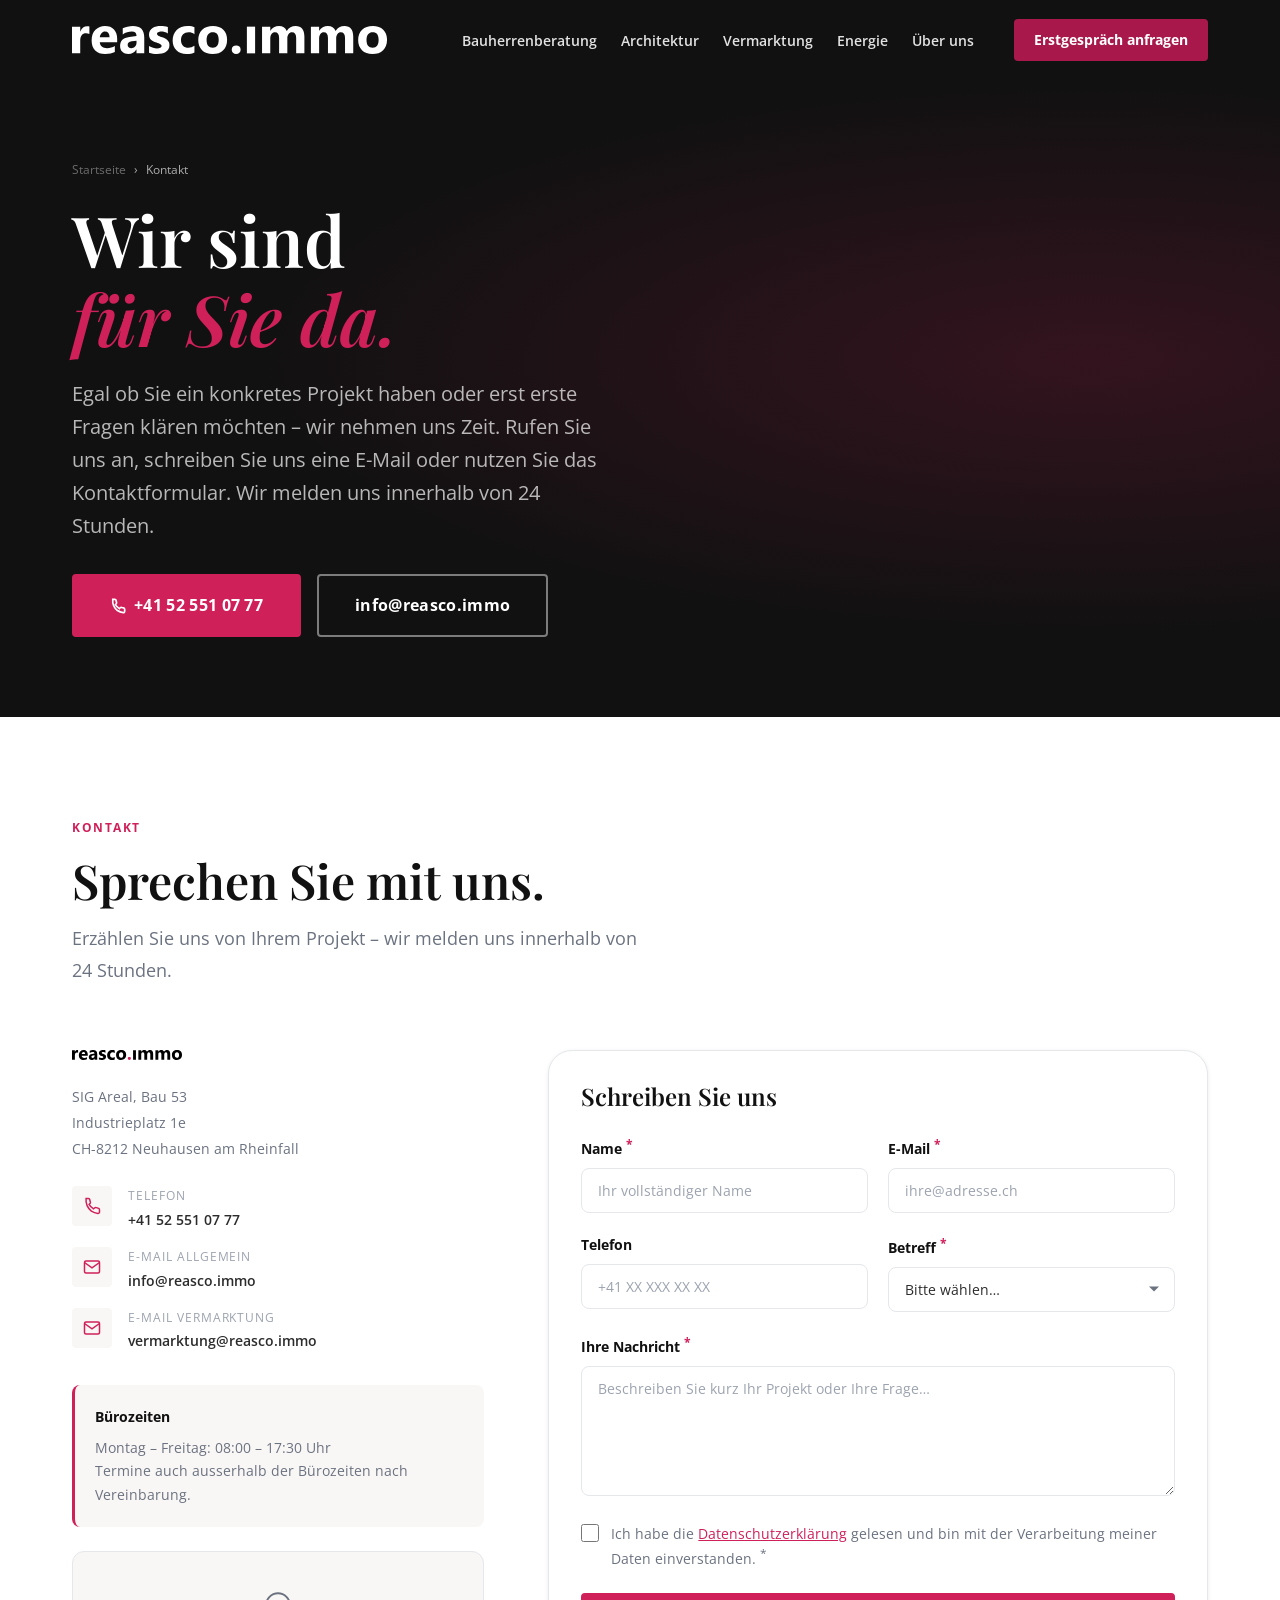
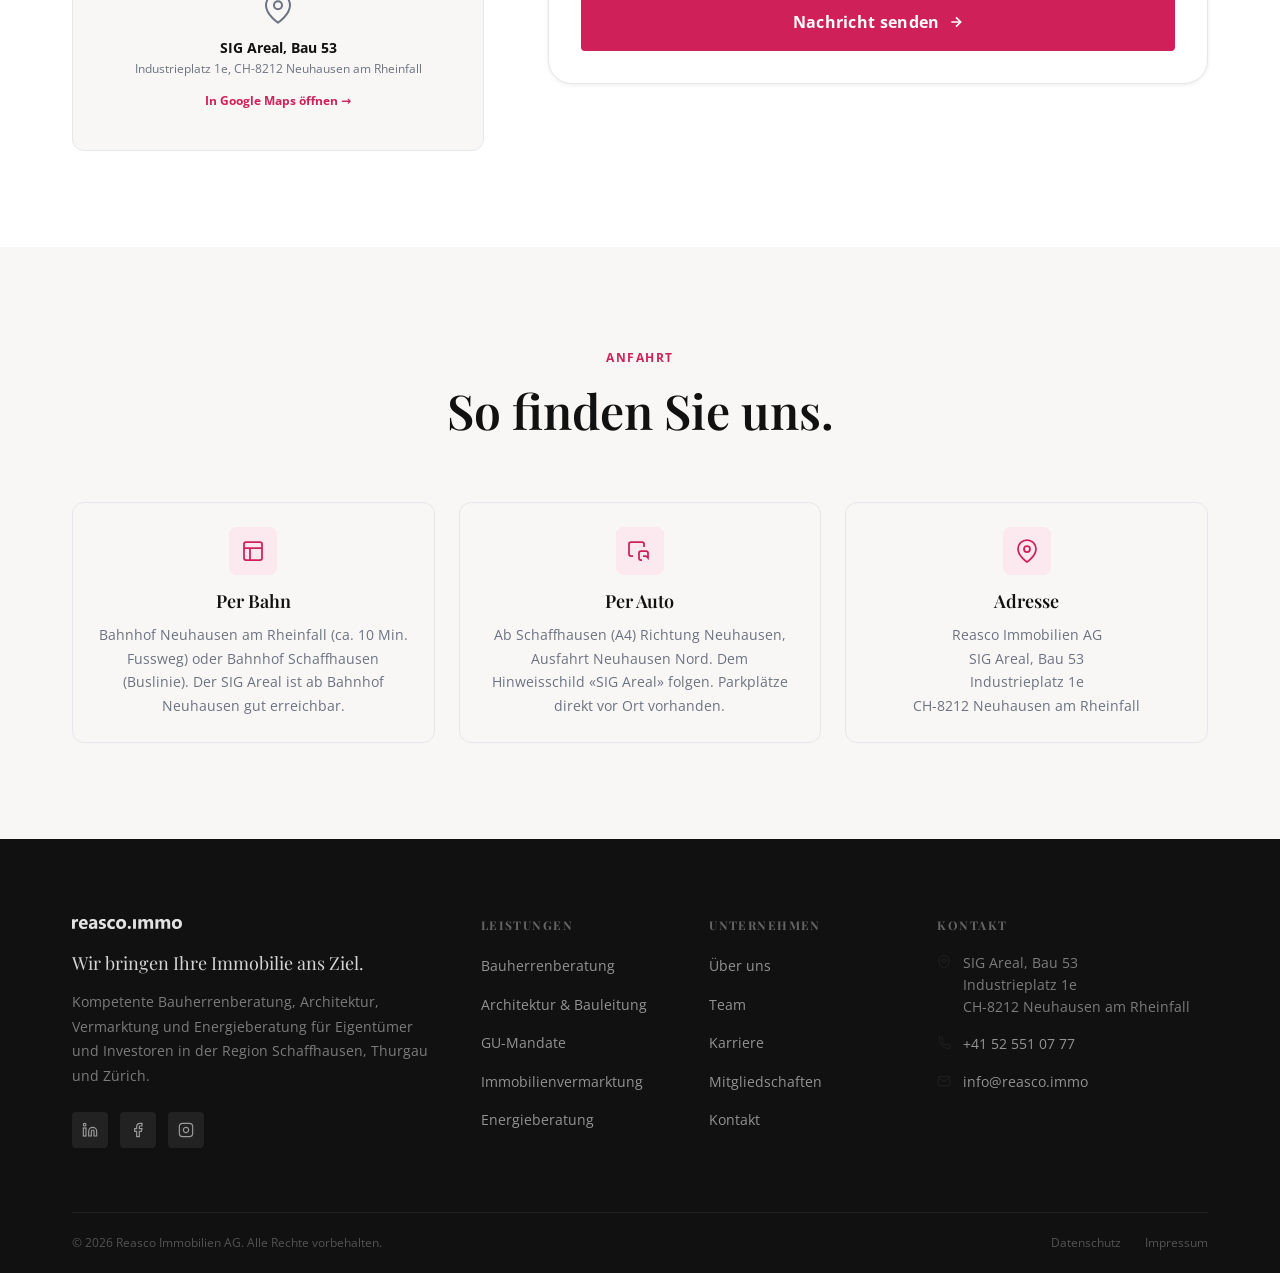
<file: kontakt/index.html>
<!DOCTYPE html>
<html lang="de">
<head>
  <meta charset="UTF-8">
  <meta name="viewport" content="width=device-width, initial-scale=1.0">
  <title>Kontakt | Reasco Immobilien AG</title>
  <meta name="description" content="Kontaktieren Sie Reasco Immobilien AG in Neuhausen am Rheinfall. Telefon, E-Mail oder Kontaktformular – wir melden uns innerhalb von 24 Stunden.">
  <meta name="robots" content="index, follow">
  <link rel="canonical" href="https://reasco.immo/kontakt/">

  <!-- Open Graph -->
  <meta property="og:type"        content="website">
  <meta property="og:url"         content="https://reasco.immo/kontakt/">
  <meta property="og:title"       content="Kontakt | Reasco Immobilien AG">
  <meta property="og:description" content="Kontaktieren Sie Reasco Immobilien AG – Telefon, E-Mail oder Formular. Wir sind für Sie da.">
  <meta property="og:image"       content="../assets/images/hero-home.webp">

  <!-- Schema.org -->
  <script type="application/ld+json">
  {
    "@context": "https://schema.org",
    "@type": "ContactPage",
    "name": "Kontakt – Reasco Immobilien AG",
    "url": "https://reasco.immo/kontakt/",
    "mainEntity": {
      "@type": "RealEstateAgent",
      "name": "Reasco Immobilien AG",
      "url": "https://reasco.immo",
      "telephone": "+41525510777",
      "email": "info@reasco.immo",
      "address": {
        "@type": "PostalAddress",
        "streetAddress": "SIG Areal, Bau 53, Industrieplatz 1e",
        "addressLocality": "Neuhausen am Rheinfall",
        "postalCode": "8212",
        "addressCountry": "CH"
      },
      "openingHoursSpecification": {
        "@type": "OpeningHoursSpecification",
        "dayOfWeek": ["Monday","Tuesday","Wednesday","Thursday","Friday"],
        "opens": "08:00",
        "closes": "17:30"
      }
    }
  }
  </script>

  <link rel="preconnect" href="https://fonts.googleapis.com">
  <link rel="preconnect" href="https://fonts.gstatic.com" crossorigin>
  <link rel="stylesheet" href="../assets/css/style.css">
  <link rel="icon" href="../assets/images/logo.svg" type="image/svg+xml">
</head>
<body>

<!-- ═══════════════════════════════════════════════════
     NAVIGATION
═══════════════════════════════════════════════════ -->
<header class="site-header" role="banner">
  <nav class="nav container" aria-label="Hauptnavigation">
    <a href="../" class="nav__logo" aria-label="Reasco – Startseite">
      <img src="../assets/images/logo.svg" alt="Reasco Immobilien AG" width="140" height="26">
    </a>
    <ul class="nav__links" role="list">
      <li><a href="../bauherrenberatung/" class="nav__link">Bauherrenberatung</a></li>
      <li><a href="../architektur-bauleitung/" class="nav__link">Architektur</a></li>
      <li><a href="../immobilienvermarktung/" class="nav__link">Vermarktung</a></li>
      <li><a href="../energieberatung/" class="nav__link">Energie</a></li>
      <li><a href="../ueber-uns/" class="nav__link">Über uns</a></li>
    </ul>
    <a href="../kontakt/" class="nav__cta is-active" style="background:var(--brand-dark);">Erstgespräch anfragen</a>
    <button class="nav__hamburger" aria-label="Menü öffnen" aria-expanded="false" aria-controls="mobile-drawer">
      <span></span><span></span><span></span>
    </button>
  </nav>
</header>

<!-- Mobile Drawer -->
<div class="mobile-drawer" id="mobile-drawer" role="dialog" aria-modal="true" aria-label="Navigation">
  <div class="mobile-drawer__overlay"></div>
  <div class="mobile-drawer__panel">
    <div class="mobile-drawer__header">
      <img src="../assets/images/logo.svg" alt="Reasco" height="22">
      <button class="mobile-drawer__close" aria-label="Menü schließen">
        <svg width="20" height="20" viewBox="0 0 24 24" fill="none" stroke="currentColor" stroke-width="2"><path d="M18 6L6 18M6 6l12 12"/></svg>
      </button>
    </div>
    <ul class="mobile-drawer__links">
      <li><a href="../" class="mobile-drawer__link">Startseite</a></li>
      <li><a href="../bauherrenberatung/" class="mobile-drawer__link">Bauherrenberatung</a></li>
      <li><a href="../architektur-bauleitung/" class="mobile-drawer__link">Architektur &amp; Bauleitung</a></li>
      <li><a href="../generalunternehmer-mandate/" class="mobile-drawer__link">GU-Mandate</a></li>
      <li><a href="../immobilienvermarktung/" class="mobile-drawer__link">Immobilienvermarktung</a></li>
      <li><a href="../energieberatung/" class="mobile-drawer__link">Energieberatung</a></li>
      <li><a href="../ueber-uns/" class="mobile-drawer__link">Über uns</a></li>
      <li><a href="../kontakt/" class="mobile-drawer__link is-active">Kontakt</a></li>
    </ul>
    <div class="mobile-drawer__footer">
      <p>Sprechen Sie mit uns:</p>
      <a href="tel:+41525510777">+41 52 551 07 77</a>
    </div>
  </div>
</div>

<main id="main">

<!-- ═══════════════════════════════════════════════════
     PAGE HERO
═══════════════════════════════════════════════════ -->
<section class="page-hero" aria-labelledby="page-hero-heading">
  <div class="container">
    <div class="page-hero__inner">
      <nav class="page-hero__crumb" aria-label="Breadcrumb">
        <a href="../">Startseite</a>
        <span aria-hidden="true">›</span>
        <span>Kontakt</span>
      </nav>
      <h1 class="page-hero__h1 reveal" id="page-hero-heading">
        Wir sind<br>
        <em style="font-style:italic; color:var(--brand);">für Sie da.</em>
      </h1>
      <p class="page-hero__desc reveal reveal-delay-1">
        Egal ob Sie ein konkretes Projekt haben oder erst erste Fragen klären möchten –
        wir nehmen uns Zeit. Rufen Sie uns an, schreiben Sie uns eine E-Mail
        oder nutzen Sie das Kontaktformular. Wir melden uns innerhalb von 24 Stunden.
      </p>
      <div class="btn-group reveal reveal-delay-2">
        <a href="tel:+41525510777" class="btn btn--primary btn--lg">
          <svg width="16" height="16" viewBox="0 0 24 24" fill="none" stroke="currentColor" stroke-width="2.5"><path d="M22 16.92v3a2 2 0 01-2.18 2 19.79 19.79 0 01-8.63-3.07A19.5 19.5 0 014.11 2h3a2 2 0 012 1.72c.127.96.361 1.903.7 2.81a2 2 0 01-.45 2.11L8.09 9.91a16 16 0 006 6l1.27-1.27a2 2 0 012.11-.45c.907.339 1.85.573 2.81.7A2 2 0 0122 16.92z"/></svg>
          +41 52 551 07 77
        </a>
        <a href="mailto:info@reasco.immo" class="btn btn--outline-white btn--lg">info@reasco.immo</a>
      </div>
    </div>
  </div>
</section>

<!-- ═══════════════════════════════════════════════════
     CONTACT SECTION
═══════════════════════════════════════════════════ -->
<section class="section" id="kontakt-form" aria-labelledby="kontakt-heading">
  <div class="container">
    <div class="section-header">
      <span class="label">Kontakt</span>
      <h2 class="section-heading reveal" id="kontakt-heading">Sprechen Sie mit uns.</h2>
      <p class="section-sub reveal reveal-delay-1">
        Erzählen Sie uns von Ihrem Projekt – wir melden uns innerhalb von 24 Stunden.
      </p>
    </div>
    <div class="contact-grid">

      <!-- Info Column -->
      <div class="contact-info reveal">
        <img src="../assets/images/logo.svg" alt="Reasco Immobilien AG" class="contact-info__logo" width="110" height="20">
        <address class="contact-info__addr" style="font-style:normal;">
          SIG Areal, Bau 53<br>
          Industrieplatz 1e<br>
          CH-8212 Neuhausen am Rheinfall
        </address>

        <div class="contact-info__items">
          <div class="contact-item">
            <div class="contact-item__icon" aria-hidden="true">
              <svg width="18" height="18" viewBox="0 0 24 24" fill="none" stroke="currentColor" stroke-width="2"><path d="M22 16.92v3a2 2 0 01-2.18 2 19.79 19.79 0 01-8.63-3.07A19.5 19.5 0 014.11 2h3a2 2 0 012 1.72c.127.96.361 1.903.7 2.81a2 2 0 01-.45 2.11L8.09 9.91a16 16 0 006 6l1.27-1.27a2 2 0 012.11-.45c.907.339 1.85.573 2.81.7A2 2 0 0122 16.92z"/></svg>
            </div>
            <div>
              <div class="contact-item__label">Telefon</div>
              <div class="contact-item__value"><a href="tel:+41525510777">+41 52 551 07 77</a></div>
            </div>
          </div>
          <div class="contact-item">
            <div class="contact-item__icon" aria-hidden="true">
              <svg width="18" height="18" viewBox="0 0 24 24" fill="none" stroke="currentColor" stroke-width="2"><path d="M4 4h16c1.1 0 2 .9 2 2v12c0 1.1-.9 2-2 2H4c-1.1 0-2-.9-2-2V6c0-1.1.9-2 2-2z"/><polyline points="22,6 12,13 2,6"/></svg>
            </div>
            <div>
              <div class="contact-item__label">E-Mail allgemein</div>
              <div class="contact-item__value"><a href="mailto:info@reasco.immo">info@reasco.immo</a></div>
            </div>
          </div>
          <div class="contact-item">
            <div class="contact-item__icon" aria-hidden="true">
              <svg width="18" height="18" viewBox="0 0 24 24" fill="none" stroke="currentColor" stroke-width="2"><path d="M4 4h16c1.1 0 2 .9 2 2v12c0 1.1-.9 2-2 2H4c-1.1 0-2-.9-2-2V6c0-1.1.9-2 2-2z"/><polyline points="22,6 12,13 2,6"/></svg>
            </div>
            <div>
              <div class="contact-item__label">E-Mail Vermarktung</div>
              <div class="contact-item__value"><a href="mailto:vermarktung@reasco.immo">vermarktung@reasco.immo</a></div>
            </div>
          </div>
        </div>

        <div class="contact-info__hours">
          <div class="contact-info__hours-title">Bürozeiten</div>
          <p>Montag – Freitag: 08:00 – 17:30 Uhr<br>Termine auch ausserhalb der Bürozeiten nach Vereinbarung.</p>
        </div>

        <!-- Map Placeholder -->
        <div style="margin-top:1.5rem;border-radius:var(--radius-lg);overflow:hidden;border:1px solid var(--border);background:var(--bg-warm);height:200px;display:flex;align-items:center;justify-content:center;flex-direction:column;gap:0.75rem;color:var(--muted);" role="img" aria-label="Standortkarte Reasco Immobilien AG, SIG Areal Neuhausen am Rheinfall">
          <svg width="32" height="32" viewBox="0 0 24 24" fill="none" stroke="currentColor" stroke-width="1.5" aria-hidden="true"><path d="M21 10c0 7-9 13-9 13S3 17 3 10a9 9 0 0118 0z"/><circle cx="12" cy="10" r="3"/></svg>
          <div style="text-align:center;">
            <div style="font-weight:700;font-size:var(--text-sm);color:var(--dark);">SIG Areal, Bau 53</div>
            <div style="font-size:var(--text-xs);color:var(--muted);">Industrieplatz 1e, CH-8212 Neuhausen am Rheinfall</div>
          </div>
          <a href="https://maps.google.com/?q=Industrieplatz+1e,+8212+Neuhausen+am+Rheinfall" target="_blank" rel="noopener noreferrer" style="font-size:var(--text-xs);font-weight:700;color:var(--brand);">
            In Google Maps öffnen →
          </a>
        </div>
      </div>

      <!-- Form Column -->
      <div class="contact-form-box reveal reveal-delay-1">
        <h3 class="contact-form-box__title">Schreiben Sie uns</h3>
        <form class="contact-form" method="post" novalidate>
          <div class="form-row">
            <div class="form-group">
              <label class="form-label" for="name">Name <sup>*</sup></label>
              <input class="form-input" type="text" id="name" name="name" placeholder="Ihr vollständiger Name" required autocomplete="name">
            </div>
            <div class="form-group">
              <label class="form-label" for="email">E-Mail <sup>*</sup></label>
              <input class="form-input" type="email" id="email" name="email" placeholder="ihre@adresse.ch" required autocomplete="email">
            </div>
          </div>
          <div class="form-row">
            <div class="form-group">
              <label class="form-label" for="phone">Telefon</label>
              <input class="form-input" type="tel" id="phone" name="phone" placeholder="+41 XX XXX XX XX" autocomplete="tel">
            </div>
            <div class="form-group">
              <label class="form-label" for="subject">Betreff <sup>*</sup></label>
              <div class="form-select-wrap">
                <select class="form-select" id="subject" name="subject" required>
                  <option value="">Bitte wählen…</option>
                  <option>Bauherrenberatung</option>
                  <option>Architektur &amp; Bauleitung</option>
                  <option>GU-Mandat</option>
                  <option>Immobilienvermarktung</option>
                  <option>Energieberatung</option>
                  <option>Nachlassplanung</option>
                  <option>Allgemeine Anfrage</option>
                </select>
              </div>
            </div>
          </div>
          <div class="form-group">
            <label class="form-label" for="message">Ihre Nachricht <sup>*</sup></label>
            <textarea class="form-textarea" id="message" name="message" placeholder="Beschreiben Sie kurz Ihr Projekt oder Ihre Frage…" required></textarea>
          </div>
          <div class="form-checkbox-row">
            <input type="checkbox" id="privacy" name="privacy" class="form-checkbox" required>
            <label for="privacy">Ich habe die <a href="../datenschutz/">Datenschutzerklärung</a> gelesen und bin mit der Verarbeitung meiner Daten einverstanden. <sup>*</sup></label>
          </div>
          <button type="submit" class="btn btn--primary btn--lg" style="width:100%;justify-content:center;">
            Nachricht senden
            <svg width="16" height="16" viewBox="0 0 24 24" fill="none" stroke="currentColor" stroke-width="2.5"><path d="M5 12h14M12 5l7 7-7 7"/></svg>
          </button>
        </form>
      </div>
    </div>
  </div>
</section>

<!-- ═══════════════════════════════════════════════════
     ANFAHRT / STANDORT INFO
═══════════════════════════════════════════════════ -->
<section class="section section--warm" aria-labelledby="anfahrt-heading">
  <div class="container">
    <div class="section-header section-header--center">
      <span class="label">Anfahrt</span>
      <h2 class="section-heading reveal" id="anfahrt-heading">So finden Sie uns.</h2>
    </div>
    <div style="display:grid;grid-template-columns:repeat(3,1fr);gap:var(--space-6);" class="reveal reveal-delay-1">

      <div class="service-detail-item" style="text-align:center;">
        <div style="width:48px;height:48px;background:var(--brand-light);border-radius:var(--radius-md);display:flex;align-items:center;justify-content:center;margin:0 auto var(--space-4);color:var(--brand);">
          <svg width="24" height="24" viewBox="0 0 24 24" fill="none" stroke="currentColor" stroke-width="1.75"><rect x="3" y="3" width="18" height="18" rx="2"/><path d="M3 9h18M9 21V9"/></svg>
        </div>
        <h3 style="font-size:var(--text-lg);margin-bottom:var(--space-3);">Per Bahn</h3>
        <p>Bahnhof Neuhausen am Rheinfall (ca. 10 Min. Fussweg) oder Bahnhof Schaffhausen (Buslinie). Der SIG Areal ist ab Bahnhof Neuhausen gut erreichbar.</p>
      </div>

      <div class="service-detail-item" style="text-align:center;">
        <div style="width:48px;height:48px;background:var(--brand-light);border-radius:var(--radius-md);display:flex;align-items:center;justify-content:center;margin:0 auto var(--space-4);color:var(--brand);">
          <svg width="24" height="24" viewBox="0 0 24 24" fill="none" stroke="currentColor" stroke-width="1.75"><path d="M5 17H3a2 2 0 01-2-2V5a2 2 0 012-2h11a2 2 0 012 2v3m-1 9h3l2 2v-5a2 2 0 00-2-2h-5a2 2 0 00-2 2v5a2 2 0 002 2h1"/></svg>
        </div>
        <h3 style="font-size:var(--text-lg);margin-bottom:var(--space-3);">Per Auto</h3>
        <p>Ab Schaffhausen (A4) Richtung Neuhausen, Ausfahrt Neuhausen Nord. Dem Hinweisschild «SIG Areal» folgen. Parkplätze direkt vor Ort vorhanden.</p>
      </div>

      <div class="service-detail-item" style="text-align:center;">
        <div style="width:48px;height:48px;background:var(--brand-light);border-radius:var(--radius-md);display:flex;align-items:center;justify-content:center;margin:0 auto var(--space-4);color:var(--brand);">
          <svg width="24" height="24" viewBox="0 0 24 24" fill="none" stroke="currentColor" stroke-width="1.75"><path d="M21 10c0 7-9 13-9 13S3 17 3 10a9 9 0 0118 0z"/><circle cx="12" cy="10" r="3"/></svg>
        </div>
        <h3 style="font-size:var(--text-lg);margin-bottom:var(--space-3);">Adresse</h3>
        <p>Reasco Immobilien AG<br>SIG Areal, Bau 53<br>Industrieplatz 1e<br>CH-8212 Neuhausen am Rheinfall</p>
      </div>

    </div>
  </div>
</section>

</main>

<!-- ═══════════════════════════════════════════════════
     FOOTER
═══════════════════════════════════════════════════ -->
<footer class="site-footer" role="contentinfo">
  <div class="container">
    <div class="footer-grid">
      <div>
        <img src="../assets/images/logo.svg" alt="Reasco Immobilien AG" class="footer__logo" width="110" height="20">
        <p class="footer__tagline">Wir bringen Ihre Immobilie ans Ziel.</p>
        <p class="footer__desc">
          Kompetente Bauherrenberatung, Architektur, Vermarktung und
          Energieberatung für Eigentümer und Investoren in der Region
          Schaffhausen, Thurgau und Zürich.
        </p>
        <div class="footer__social" aria-label="Social Media">
          <a href="https://www.linkedin.com" class="footer__social-link" aria-label="LinkedIn" rel="noopener noreferrer" target="_blank">
            <svg width="16" height="16" viewBox="0 0 24 24" fill="none" stroke="currentColor" stroke-width="1.75"><path d="M16 8a6 6 0 016 6v7h-4v-7a2 2 0 00-2-2 2 2 0 00-2 2v7h-4v-7a6 6 0 016-6z"/><rect x="2" y="9" width="4" height="12"/><circle cx="4" cy="4" r="2"/></svg>
          </a>
          <a href="https://www.facebook.com" class="footer__social-link" aria-label="Facebook" rel="noopener noreferrer" target="_blank">
            <svg width="16" height="16" viewBox="0 0 24 24" fill="none" stroke="currentColor" stroke-width="1.75"><path d="M18 2h-3a5 5 0 00-5 5v3H7v4h3v8h4v-8h3l1-4h-4V7a1 1 0 011-1h3z"/></svg>
          </a>
          <a href="https://www.instagram.com" class="footer__social-link" aria-label="Instagram" rel="noopener noreferrer" target="_blank">
            <svg width="16" height="16" viewBox="0 0 24 24" fill="none" stroke="currentColor" stroke-width="1.75"><rect x="2" y="2" width="20" height="20" rx="5"/><path d="M16 11.37A4 4 0 1112.63 8 4 4 0 0116 11.37z"/><line x1="17.5" y1="6.5" x2="17.51" y2="6.5"/></svg>
          </a>
        </div>
      </div>
      <nav aria-label="Leistungen">
        <h3 class="footer-nav__title">Leistungen</h3>
        <ul class="footer-nav__list">
          <li><a href="../bauherrenberatung/" class="footer-nav__link">Bauherrenberatung</a></li>
          <li><a href="../architektur-bauleitung/" class="footer-nav__link">Architektur &amp; Bauleitung</a></li>
          <li><a href="../generalunternehmer-mandate/" class="footer-nav__link">GU-Mandate</a></li>
          <li><a href="../immobilienvermarktung/" class="footer-nav__link">Immobilienvermarktung</a></li>
          <li><a href="../energieberatung/" class="footer-nav__link">Energieberatung</a></li>
        </ul>
      </nav>
      <nav aria-label="Unternehmen">
        <h3 class="footer-nav__title">Unternehmen</h3>
        <ul class="footer-nav__list">
          <li><a href="../ueber-uns/" class="footer-nav__link">Über uns</a></li>
          <li><a href="../ueber-uns/#team" class="footer-nav__link">Team</a></li>
          <li><a href="../ueber-uns/#karriere" class="footer-nav__link">Karriere</a></li>
          <li><a href="../ueber-uns/#mitgliedschaften" class="footer-nav__link">Mitgliedschaften</a></li>
          <li><a href="../kontakt/" class="footer-nav__link">Kontakt</a></li>
        </ul>
      </nav>
      <div>
        <h3 class="footer-nav__title">Kontakt</h3>
        <div class="footer-contact__item">
          <svg width="14" height="14" viewBox="0 0 24 24" fill="none" stroke="currentColor" stroke-width="2" aria-hidden="true"><path d="M21 10c0 7-9 13-9 13S3 17 3 10a9 9 0 0118 0z"/><circle cx="12" cy="10" r="3"/></svg>
          <p>SIG Areal, Bau 53<br>Industrieplatz 1e<br>CH-8212 Neuhausen am Rheinfall</p>
        </div>
        <div class="footer-contact__item">
          <svg width="14" height="14" viewBox="0 0 24 24" fill="none" stroke="currentColor" stroke-width="2" aria-hidden="true"><path d="M22 16.92v3a2 2 0 01-2.18 2 19.79 19.79 0 01-8.63-3.07A19.5 19.5 0 014.11 2h3a2 2 0 012 1.72c.127.96.361 1.903.7 2.81a2 2 0 01-.45 2.11L8.09 9.91a16 16 0 006 6l1.27-1.27a2 2 0 012.11-.45c.907.339 1.85.573 2.81.7A2 2 0 0122 16.92z"/></svg>
          <a href="tel:+41525510777">+41 52 551 07 77</a>
        </div>
        <div class="footer-contact__item">
          <svg width="14" height="14" viewBox="0 0 24 24" fill="none" stroke="currentColor" stroke-width="2" aria-hidden="true"><path d="M4 4h16c1.1 0 2 .9 2 2v12c0 1.1-.9 2-2 2H4c-1.1 0-2-.9-2-2V6c0-1.1.9-2 2-2z"/><polyline points="22,6 12,13 2,6"/></svg>
          <a href="mailto:info@reasco.immo">info@reasco.immo</a>
        </div>
      </div>
    </div>
    <div class="footer-bottom">
      <p class="footer-bottom__copy">
        &copy; <script>document.write(new Date().getFullYear())</script> Reasco Immobilien AG. Alle Rechte vorbehalten.
      </p>
      <nav class="footer-bottom__legal" aria-label="Rechtliches">
        <a href="../datenschutz/">Datenschutz</a>
        <a href="../impressum/">Impressum</a>
      </nav>
    </div>
  </div>
</footer>

<script src="../assets/js/main.js" defer></script>
</body>
</html>
</file>
<file: assets/css/style.css>
/* ============================================================
   REASCO IMMOBILIEN AG – Design System
   Swiss Editorial Precision
   ============================================================ */

/* Google Fonts */
@import url('https://fonts.googleapis.com/css2?family=Playfair+Display:ital,wght@0,400;0,600;0,700;1,400;1,600&family=Open+Sans:wght@300;400;600;700&display=swap');

/* ===== DESIGN TOKENS ===== */
:root {
  --brand:        #D0205A;
  --brand-dark:   #A8184A;
  --brand-light:  #fce8ef;

  --dark:         #111111;
  --text:         #2C2C2C;
  --muted:        #6B7280;
  --subtle:       #9CA3AF;
  --border:       #E5E7EB;

  --bg:           #FFFFFF;
  --bg-warm:      #F9F7F5;
  --bg-dark:      #111111;

  --font-display: 'Playfair Display', Georgia, serif;
  --font-body:    'Open Sans', system-ui, sans-serif;

  --text-xs:   0.75rem;
  --text-sm:   0.875rem;
  --text-base: 1rem;
  --text-lg:   1.125rem;
  --text-xl:   1.25rem;
  --text-2xl:  1.5rem;
  --text-3xl:  1.875rem;
  --text-4xl:  2.25rem;
  --text-5xl:  3rem;
  --text-6xl:  3.75rem;
  --text-7xl:  4.5rem;

  --space-1:  0.25rem;
  --space-2:  0.5rem;
  --space-3:  0.75rem;
  --space-4:  1rem;
  --space-5:  1.25rem;
  --space-6:  1.5rem;
  --space-8:  2rem;
  --space-10: 2.5rem;
  --space-12: 3rem;
  --space-16: 4rem;
  --space-20: 5rem;
  --space-24: 6rem;
  --space-32: 8rem;

  --shadow-xs: 0 1px 2px rgba(0,0,0,.05);
  --shadow-sm: 0 1px 4px rgba(0,0,0,.08);
  --shadow-md: 0 4px 16px rgba(0,0,0,.10);
  --shadow-lg: 0 8px 32px rgba(0,0,0,.12);
  --shadow-xl: 0 16px 64px rgba(0,0,0,.14);

  --radius-sm:   4px;
  --radius-md:   8px;
  --radius-lg:   12px;
  --radius-xl:   16px;
  --radius-2xl:  24px;
  --radius-full: 9999px;

  --transition-fast: 0.15s ease;
  --transition-base: 0.25s ease;
  --transition-slow: 0.4s cubic-bezier(.4,0,.2,1);

  --nav-height: 80px;
}

/* ===== RESET ===== */
*, *::before, *::after { box-sizing: border-box; margin: 0; padding: 0; }
html { scroll-behavior: smooth; -webkit-text-size-adjust: 100%; }
body {
  font-family: var(--font-body);
  font-size: var(--text-base);
  line-height: 1.65;
  color: var(--text);
  background: var(--bg);
  overflow-x: hidden;
  -webkit-font-smoothing: antialiased;
}
img, video { max-width: 100%; height: auto; display: block; }
a { color: inherit; text-decoration: none; }
ul, ol { list-style: none; }
button { border: none; background: none; cursor: pointer; font-family: inherit; }
input, select, textarea { font-family: inherit; }

/* ===== UTILITIES ===== */
.container {
  max-width: 1200px;
  margin-inline: auto;
  padding-inline: clamp(var(--space-5), 4vw, var(--space-8));
}
.container--narrow { max-width: 800px; }
.sr-only { position: absolute; width: 1px; height: 1px; overflow: hidden; clip: rect(0,0,0,0); }

/* ===== TYPOGRAPHY ===== */
h1,h2,h3,h4,h5,h6 { font-family: var(--font-display); line-height: 1.12; color: var(--dark); font-weight: 600; }

.label {
  display: inline-block;
  font-family: var(--font-body);
  font-size: var(--text-xs);
  font-weight: 700;
  letter-spacing: 0.13em;
  text-transform: uppercase;
  color: var(--brand);
  margin-bottom: var(--space-4);
}
.label--light { color: rgba(255,255,255,.65); }
.label--muted  { color: var(--muted); }

.section-heading {
  font-size: clamp(var(--text-3xl), 4.5vw, var(--text-5xl));
  margin-bottom: var(--space-4);
}
.section-sub {
  font-size: var(--text-lg);
  line-height: 1.75;
  color: var(--muted);
  max-width: 58ch;
}
.section-header { margin-bottom: var(--space-16); }
.section-header--center { text-align: center; }
.section-header--center .section-sub { margin-inline: auto; }

/* ===== BUTTONS ===== */
.btn {
  display: inline-flex;
  align-items: center;
  gap: var(--space-2);
  padding: .875rem 1.75rem;
  border-radius: var(--radius-sm);
  font-size: var(--text-sm);
  font-weight: 700;
  letter-spacing: .02em;
  border: 2px solid transparent;
  transition: all var(--transition-base);
  cursor: pointer;
  white-space: nowrap;
}
.btn--primary { background: var(--brand); color: #fff; border-color: var(--brand); }
.btn--primary:hover { background: var(--brand-dark); border-color: var(--brand-dark); transform: translateY(-1px); box-shadow: 0 6px 24px rgba(208,32,90,.3); }
.btn--outline  { background: transparent; color: var(--dark); border-color: var(--border); }
.btn--outline:hover { border-color: var(--dark); background: var(--dark); color: #fff; }
.btn--outline-white { background: transparent; color: #fff; border-color: rgba(255,255,255,.45); }
.btn--outline-white:hover { background: rgba(255,255,255,.1); border-color: #fff; }
.btn--lg { padding: 1rem 2.25rem; font-size: var(--text-base); }

.btn-group { display: flex; gap: var(--space-4); flex-wrap: wrap; align-items: center; }

/* Arrow icon */
.btn svg, .link-arrow svg { transition: transform var(--transition-base); }
.btn:hover svg, .link-arrow:hover svg { transform: translateX(4px); }

.link-arrow {
  display: inline-flex;
  align-items: center;
  gap: var(--space-2);
  font-size: var(--text-sm);
  font-weight: 700;
  color: var(--brand);
}
.link-arrow:hover { gap: var(--space-3); }

/* ===== SECTION ===== */
.section { padding: var(--space-24) 0; }
.section--sm   { padding: var(--space-16) 0; }
.section--warm { background: var(--bg-warm); }
.section--dark { background: var(--bg-dark); color: rgba(255,255,255,.8); }
.section--dark h1,.section--dark h2,.section--dark h3,.section--dark h4 { color: #fff; }
.section--dark .section-sub { color: rgba(255,255,255,.55); }

/* ===== NAVIGATION ===== */
.site-header {
  position: fixed; top: 0; left: 0; right: 0;
  z-index: 100; height: var(--nav-height);
  transition: background var(--transition-slow), box-shadow var(--transition-slow);
}
.site-header.is-scrolled {
  background: rgba(255,255,255,.97);
  backdrop-filter: blur(16px);
  -webkit-backdrop-filter: blur(16px);
  box-shadow: 0 1px 0 var(--border);
}
.nav {
  height: 100%;
  display: flex; align-items: center; gap: var(--space-8);
}
.nav__logo img { height: 28px; width: auto; transition: filter var(--transition-base); }
.site-header:not(.is-scrolled) .nav__logo img { filter: brightness(0) invert(1); }
.nav__links { display: flex; align-items: center; gap: var(--space-6); margin-left: auto; }
.nav__link {
  font-size: var(--text-sm); font-weight: 600; color: var(--dark);
  transition: color var(--transition-fast);
  position: relative; padding-bottom: 2px;
}
.nav__link::after {
  content: ''; position: absolute; bottom: -2px; left: 0;
  width: 0; height: 2px; background: var(--brand);
  transition: width var(--transition-base);
}
.nav__link:hover::after,.nav__link.is-active::after { width: 100%; }
.nav__link:hover,.nav__link.is-active { color: var(--brand); }
.site-header:not(.is-scrolled) .nav__link { color: rgba(255,255,255,.88); }
.site-header:not(.is-scrolled) .nav__link:hover { color: #fff; }
.site-header:not(.is-scrolled) .nav__link::after { background: #fff; }
.nav__cta {
  margin-left: var(--space-2);
  padding: .6rem 1.25rem;
  background: var(--brand); color: #fff !important;
  border-radius: var(--radius-sm); font-size: var(--text-sm); font-weight: 700;
  transition: all var(--transition-base);
}
.nav__cta::after { display: none !important; }
.nav__cta:hover { background: var(--brand-dark); transform: translateY(-1px); color: #fff !important; }
.nav__hamburger {
  display: none; flex-direction: column; gap: 5px;
  padding: var(--space-2); margin-left: auto;
}
.nav__hamburger span {
  display: block; width: 24px; height: 2px;
  background: currentColor; border-radius: 2px;
  transition: all var(--transition-base);
}
.site-header:not(.is-scrolled) .nav__hamburger { color: #fff; }
.nav__hamburger.is-open span:nth-child(1) { transform: translateY(7px) rotate(45deg); }
.nav__hamburger.is-open span:nth-child(2) { opacity: 0; transform: scaleX(0); }
.nav__hamburger.is-open span:nth-child(3) { transform: translateY(-7px) rotate(-45deg); }

/* Mobile Drawer */
.mobile-drawer { position: fixed; inset: 0; z-index: 99; pointer-events: none; }
.mobile-drawer.is-open { pointer-events: all; }
.mobile-drawer__overlay {
  position: absolute; inset: 0; background: rgba(0,0,0,.55);
  opacity: 0; transition: opacity var(--transition-slow);
}
.mobile-drawer.is-open .mobile-drawer__overlay { opacity: 1; }
.mobile-drawer__panel {
  position: absolute; top: 0; right: 0;
  width: min(360px, 88vw); height: 100%;
  background: #fff; padding: var(--space-6);
  overflow-y: auto;
  transform: translateX(100%);
  transition: transform var(--transition-slow);
}
.mobile-drawer.is-open .mobile-drawer__panel { transform: none; }
.mobile-drawer__header {
  display: flex; align-items: center; justify-content: space-between;
  padding-top: calc(var(--nav-height) - var(--space-4));
  margin-bottom: var(--space-8);
}
.mobile-drawer__close {
  width: 40px; height: 40px;
  display: flex; align-items: center; justify-content: center;
  border-radius: 50%; background: var(--bg-warm);
  transition: background var(--transition-fast);
}
.mobile-drawer__close:hover { background: var(--border); }
.mobile-drawer__links { display: flex; flex-direction: column; margin-bottom: var(--space-8); }
.mobile-drawer__link {
  display: block; padding: var(--space-3) var(--space-4);
  font-size: var(--text-lg); font-weight: 600; color: var(--dark);
  border-radius: var(--radius-md); transition: all var(--transition-fast);
}
.mobile-drawer__link:hover,.mobile-drawer__link.is-active { background: var(--bg-warm); color: var(--brand); }
.mobile-drawer__footer {
  padding-top: var(--space-6);
  border-top: 1px solid var(--border);
}
.mobile-drawer__footer p { font-size: var(--text-sm); color: var(--muted); margin-bottom: var(--space-2); }
.mobile-drawer__footer a { font-size: var(--text-sm); color: var(--brand); font-weight: 600; }

/* ===== HERO ===== */
.hero {
  min-height: 100svh; position: relative;
  display: flex; align-items: center;
  padding-top: var(--nav-height);
  overflow: hidden;
}
.hero__bg { position: absolute; inset: 0; z-index: 0; }
.hero__bg img { width: 100%; height: 100%; object-fit: cover; object-position: center 35%; }
.hero__overlay {
  position: absolute; inset: 0;
  background: linear-gradient(110deg, rgba(10,10,10,.75) 0%, rgba(10,10,10,.48) 55%, rgba(10,10,10,.18) 100%);
}
.hero__content { position: relative; z-index: 1; max-width: 680px; color: #fff; }
.hero__eyebrow {
  display: inline-flex; align-items: center; gap: var(--space-4);
  font-size: var(--text-xs); font-weight: 700; letter-spacing: .15em;
  text-transform: uppercase; color: rgba(255,255,255,.72); margin-bottom: var(--space-5);
}
.hero__eyebrow::before {
  content: ''; display: block; width: 32px; height: 1px; background: var(--brand);
}
.hero__h1 {
  font-size: clamp(2.6rem, 6vw, 4.75rem);
  font-weight: 600; line-height: 1.06; color: #fff; margin-bottom: var(--space-6);
}
.hero__h1 em { font-style: italic; color: var(--brand); }
.hero__desc {
  font-size: var(--text-lg); line-height: 1.72;
  color: rgba(255,255,255,.8); max-width: 510px; margin-bottom: var(--space-10);
}
.hero__ctas { margin-bottom: var(--space-16); }
.hero__stats {
  display: grid; grid-template-columns: repeat(4, auto);
  gap: var(--space-8); justify-content: start;
  padding-top: var(--space-8); border-top: 1px solid rgba(255,255,255,.15);
}
.hero-stat__num {
  font-family: var(--font-display); font-size: var(--text-3xl);
  font-weight: 700; color: #fff; line-height: 1; margin-bottom: var(--space-1);
}
.hero-stat__label { font-size: 10px; color: rgba(255,255,255,.55); letter-spacing: .08em; text-transform: uppercase; }
.hero__scroll {
  position: absolute; bottom: var(--space-8); left: 50%;
  transform: translateX(-50%); z-index: 1;
  display: flex; flex-direction: column; align-items: center; gap: var(--space-2);
  color: rgba(255,255,255,.45); font-size: var(--text-xs); letter-spacing: .1em;
  animation: bounce 2.2s ease infinite;
}
@keyframes bounce { 0%,100%{transform:translateX(-50%) translateY(0)} 55%{transform:translateX(-50%) translateY(7px)} }

/* ===== TRUST STRIP ===== */
.trust-strip { padding: var(--space-6) 0; border-bottom: 1px solid var(--border); }
.trust-strip__inner { display: flex; align-items: center; gap: var(--space-6); flex-wrap: wrap; }
.trust-strip__label { font-size: var(--text-xs); font-weight: 700; letter-spacing: .1em; text-transform: uppercase; color: var(--subtle); white-space: nowrap; }
.trust-strip__sep { width: 1px; height: 20px; background: var(--border); }
.trust-strip__badges { display: flex; align-items: center; gap: var(--space-5); flex-wrap: wrap; }
.trust-badge {
  display: flex; align-items: center; gap: var(--space-2);
  font-size: var(--text-sm); font-weight: 600; color: var(--muted);
  transition: color var(--transition-fast);
}
.trust-badge:hover { color: var(--dark); }
.trust-badge__icon {
  min-width: 36px; height: 28px;
  background: var(--bg-warm); border-radius: var(--radius-sm);
  display: flex; align-items: center; justify-content: center;
  font-size: 10px; font-weight: 900; color: var(--dark); padding: 0 var(--space-2);
}

/* ===== SERVICE CARDS ===== */
.services-grid { display: grid; grid-template-columns: repeat(3, 1fr); gap: var(--space-6); }
.service-card {
  padding: var(--space-8);
  background: var(--bg); border: 1px solid var(--border);
  border-radius: var(--radius-lg);
  position: relative; overflow: hidden;
  transition: all var(--transition-slow);
  display: flex; flex-direction: column;
}
.service-card::before {
  content: ''; position: absolute; top: 0; left: 0;
  width: 3px; height: 0; background: var(--brand);
  transition: height var(--transition-slow);
}
.service-card:hover { box-shadow: var(--shadow-lg); transform: translateY(-4px); border-color: transparent; }
.service-card:hover::before { height: 100%; }
.service-card__icon {
  width: 52px; height: 52px;
  background: var(--brand-light); border-radius: var(--radius-md);
  display: flex; align-items: center; justify-content: center;
  color: var(--brand); margin-bottom: var(--space-5);
  transition: all var(--transition-base);
}
.service-card:hover .service-card__icon { background: var(--brand); color: #fff; }
.service-card__title {
  font-family: var(--font-display); font-size: var(--text-xl);
  font-weight: 600; color: var(--dark); margin-bottom: var(--space-3); line-height: 1.25;
}
.service-card__desc {
  font-size: var(--text-sm); line-height: 1.72;
  color: var(--muted); margin-bottom: var(--space-5);
}
.service-card__bullets { margin-bottom: var(--space-6); flex: 1; }
.service-card__bullet {
  display: flex; align-items: flex-start; gap: var(--space-3);
  font-size: var(--text-sm); color: var(--muted); padding: var(--space-1) 0;
  line-height: 1.5;
}
.service-card__bullet::before {
  content: ''; width: 5px; height: 5px; background: var(--brand);
  border-radius: 50%; margin-top: 8px; flex-shrink: 0;
}

/* ===== ABOUT ===== */
.about-grid { display: grid; grid-template-columns: 1fr 1fr; gap: var(--space-16); align-items: center; }
.about__image-wrap {
  position: relative; border-radius: var(--radius-2xl);
  overflow: hidden; aspect-ratio: 4/5;
}
.about__image-wrap img { width: 100%; height: 100%; object-fit: cover; }
.about__badge {
  position: absolute; bottom: var(--space-6); left: var(--space-6);
  background: var(--brand); color: #fff;
  padding: var(--space-4) var(--space-5); border-radius: var(--radius-md);
  box-shadow: var(--shadow-lg);
}
.about__badge-num { font-family: var(--font-display); font-size: var(--text-3xl); font-weight: 700; line-height: 1; }
.about__badge-label { font-size: var(--text-xs); opacity: .82; }
.about__text { font-size: var(--text-lg); line-height: 1.78; color: var(--muted); margin-bottom: var(--space-8); }
.about__features { display: grid; gap: var(--space-3); margin-bottom: var(--space-8); }
.about-feature {
  display: flex; align-items: flex-start; gap: var(--space-4);
  padding: var(--space-4); border-radius: var(--radius-md);
  transition: background var(--transition-fast);
}
.about-feature:hover { background: var(--bg-warm); }
.about-feature__icon {
  width: 40px; height: 40px; flex-shrink: 0;
  background: var(--brand-light); border-radius: var(--radius-sm);
  display: flex; align-items: center; justify-content: center; color: var(--brand);
}
.about-feature__title { font-weight: 700; font-size: var(--text-sm); color: var(--dark); margin-bottom: 2px; }
.about-feature__text  { font-size: var(--text-sm); color: var(--muted); line-height: 1.55; }

/* ===== STATS BAR ===== */
.stats-bar { background: var(--dark); padding: var(--space-16) 0; }
.stats-grid { display: grid; grid-template-columns: repeat(4, 1fr); }
.stat-item {
  text-align: center; padding: var(--space-6);
  border-right: 1px solid rgba(255,255,255,.08);
}
.stat-item:last-child { border-right: none; }
.stat__num {
  font-family: var(--font-display);
  font-size: clamp(var(--text-4xl), 4.5vw, 3.5rem);
  font-weight: 700; color: #fff; line-height: 1; margin-bottom: var(--space-2);
}
.stat__suffix { color: var(--brand); }
.stat__label { font-size: var(--text-sm); color: rgba(255,255,255,.45); letter-spacing: .06em; }

/* ===== PROCESS ===== */
.process-grid { display: grid; grid-template-columns: repeat(4, 1fr); gap: var(--space-8); position: relative; }
.process-grid::after {
  content: ''; position: absolute;
  top: 27px; left: 14%; right: 14%;
  height: 1px; background: var(--border); pointer-events: none;
}
.process-step { position: relative; }
.process-step__bubble {
  width: 56px; height: 56px;
  background: var(--bg); border: 2px solid var(--border);
  border-radius: 50%; display: flex; align-items: center; justify-content: center;
  font-family: var(--font-display); font-size: var(--text-xl); font-weight: 700; color: var(--muted);
  margin-bottom: var(--space-5); position: relative; z-index: 1;
  transition: all var(--transition-base);
}
.process-step:hover .process-step__bubble { background: var(--brand); border-color: var(--brand); color: #fff; }
.process-step__title { font-weight: 700; font-size: var(--text-base); color: var(--dark); margin-bottom: var(--space-3); }
.process-step__text  { font-size: var(--text-sm); color: var(--muted); line-height: 1.7; }
.process-step__badge {
  display: inline-block; font-size: var(--text-xs); font-weight: 700;
  color: #059669; background: #ECFDF5;
  padding: 2px 8px; border-radius: var(--radius-full);
  margin-bottom: var(--space-3); letter-spacing: .05em;
}

/* ===== TESTIMONIALS ===== */
.testimonials-grid { display: grid; grid-template-columns: repeat(3, 1fr); gap: var(--space-6); }
.testimonial {
  background: var(--bg); border: 1px solid var(--border);
  border-radius: var(--radius-lg); padding: var(--space-8);
  transition: all var(--transition-base);
}
.testimonial:hover { box-shadow: var(--shadow-md); border-color: transparent; }
.testimonial__stars { display: flex; gap: 3px; color: #F59E0B; margin-bottom: var(--space-5); font-size: var(--text-sm); }
.testimonial__text {
  font-size: var(--text-base); line-height: 1.78; color: var(--text);
  font-style: italic; margin-bottom: var(--space-6);
  padding-left: var(--space-5); position: relative;
}
.testimonial__text::before {
  content: '\201C'; position: absolute; left: 0; top: -6px;
  font-family: var(--font-display); font-size: 2.5rem; color: var(--brand); line-height: 1;
}
.testimonial__author { display: flex; align-items: center; gap: var(--space-3); padding-top: var(--space-5); border-top: 1px solid var(--border); }
.testimonial__avatar {
  width: 44px; height: 44px; flex-shrink: 0;
  background: var(--brand-light); border-radius: 50%;
  display: flex; align-items: center; justify-content: center;
  font-weight: 700; font-size: var(--text-sm); color: var(--brand);
}
.testimonial__name  { font-weight: 700; font-size: var(--text-sm); color: var(--dark); }
.testimonial__role  { font-size: var(--text-xs); color: var(--muted); margin-top: 2px; }

/* ===== REFERENCES ===== */
.references-grid { display: grid; grid-template-columns: repeat(3, 1fr); gap: var(--space-6); }
.ref-card {
  border-radius: var(--radius-lg); overflow: hidden;
  background: var(--bg); border: 1px solid var(--border);
  transition: all var(--transition-base);
}
.ref-card:hover { box-shadow: var(--shadow-lg); transform: translateY(-4px); border-color: transparent; }
.ref-card__img { height: 220px; overflow: hidden; position: relative; }
.ref-card__img img { width: 100%; height: 100%; object-fit: cover; transition: transform var(--transition-slow); }
.ref-card:hover .ref-card__img img { transform: scale(1.05); }
.ref-card__badge {
  position: absolute; top: var(--space-4); left: var(--space-4);
  background: var(--brand); color: #fff;
  font-size: var(--text-xs); font-weight: 700; letter-spacing: .08em; text-transform: uppercase;
  padding: 3px 10px; border-radius: var(--radius-full);
}
.ref-card__body { padding: var(--space-5) var(--space-6); }
.ref-card__title { font-family: var(--font-display); font-size: var(--text-xl); font-weight: 600; color: var(--dark); margin-bottom: var(--space-2); }
.ref-card__location { font-size: var(--text-sm); color: var(--muted); margin-bottom: var(--space-3); display: flex; align-items: center; gap: var(--space-1); }
.ref-card__status {
  display: inline-flex; align-items: center; gap: 6px;
  font-size: var(--text-xs); font-weight: 700; color: #059669;
  background: #ECFDF5; padding: 3px 10px; border-radius: var(--radius-full);
}
.ref-card__status::before { content: ''; width: 6px; height: 6px; background: #10B981; border-radius: 50%; }

/* ===== TEAM ===== */
.team-grid { display: grid; grid-template-columns: repeat(3, 1fr); gap: var(--space-6); }
.team-card {
  text-align: center; padding: var(--space-8);
  background: var(--bg); border: 1px solid var(--border);
  border-radius: var(--radius-lg); transition: all var(--transition-base);
}
.team-card:hover { box-shadow: var(--shadow-md); transform: translateY(-2px); border-color: transparent; }
.team-card__photo {
  width: 96px; height: 96px; border-radius: 50%;
  overflow: hidden; margin: 0 auto var(--space-5);
  border: 3px solid var(--border); transition: border-color var(--transition-base);
}
.team-card:hover .team-card__photo { border-color: var(--brand); }
.team-card__photo img { width: 100%; height: 100%; object-fit: cover; }
.team-card__name  { font-family: var(--font-display); font-size: var(--text-xl); font-weight: 600; color: var(--dark); margin-bottom: 2px; }
.team-card__title { font-size: var(--text-sm); color: var(--brand); font-weight: 700; margin-bottom: var(--space-2); }
.team-card__cred  { font-size: var(--text-sm); color: var(--muted); line-height: 1.55; margin-bottom: var(--space-4); }
.team-card__contact a { font-size: var(--text-sm); color: var(--muted); transition: color var(--transition-fast); }
.team-card__contact a:hover { color: var(--brand); }

/* ===== CTA BANNER ===== */
.cta-banner {
  background: var(--brand); padding: var(--space-24) 0;
  text-align: center; position: relative; overflow: hidden;
}
.cta-banner::before {
  content: ''; position: absolute; inset: 0;
  background: linear-gradient(135deg, rgba(255,255,255,.07) 0%, transparent 55%);
  pointer-events: none;
}
.cta-banner > * { position: relative; z-index: 1; }
.cta-banner__eyebrow { font-size: var(--text-xs); font-weight: 700; letter-spacing: .14em; text-transform: uppercase; color: rgba(255,255,255,.65); margin-bottom: var(--space-4); }
.cta-banner__h2 { font-family: var(--font-display); font-size: clamp(var(--text-3xl), 4.5vw, var(--text-5xl)); color: #fff; margin-bottom: var(--space-4); }
.cta-banner__sub { font-size: var(--text-lg); color: rgba(255,255,255,.8); max-width: 520px; margin: 0 auto var(--space-10); line-height: 1.72; }

/* ===== CONTACT ===== */
.contact-grid { display: grid; grid-template-columns: 1fr 1.6fr; gap: var(--space-16); align-items: start; }
.contact-info__logo { width: 110px; margin-bottom: var(--space-6); }
.contact-info__addr { font-size: var(--text-sm); line-height: 1.85; color: var(--muted); margin-bottom: var(--space-6); }
.contact-info__items { display: flex; flex-direction: column; gap: var(--space-4); margin-bottom: var(--space-8); }
.contact-item { display: flex; align-items: flex-start; gap: var(--space-4); }
.contact-item__icon {
  width: 40px; height: 40px; flex-shrink: 0;
  background: var(--bg-warm); border-radius: var(--radius-sm);
  display: flex; align-items: center; justify-content: center; color: var(--brand);
}
.contact-item__label { font-size: var(--text-xs); color: var(--subtle); text-transform: uppercase; letter-spacing: .08em; margin-bottom: 2px; }
.contact-item__value { font-size: var(--text-sm); font-weight: 600; }
.contact-item__value a { transition: color var(--transition-fast); }
.contact-item__value a:hover { color: var(--brand); }
.contact-info__hours {
  padding: var(--space-5); background: var(--bg-warm);
  border-radius: var(--radius-md); border-left: 3px solid var(--brand);
}
.contact-info__hours-title { font-weight: 700; font-size: var(--text-sm); color: var(--dark); margin-bottom: var(--space-2); }
.contact-info__hours p { font-size: var(--text-sm); color: var(--muted); line-height: 1.7; }
.contact-form-box {
  background: var(--bg); border: 1px solid var(--border);
  border-radius: var(--radius-2xl); padding: var(--space-8);
  box-shadow: var(--shadow-sm);
}
.contact-form-box__title { font-family: var(--font-display); font-size: var(--text-2xl); color: var(--dark); margin-bottom: var(--space-6); }
.form-row   { display: grid; grid-template-columns: 1fr 1fr; gap: var(--space-5); }
.form-group { margin-bottom: var(--space-5); }
.form-label {
  display: block; font-size: var(--text-sm); font-weight: 700; color: var(--dark);
  margin-bottom: var(--space-2);
}
.form-label sup { color: var(--brand); }
.form-input,.form-select,.form-textarea {
  width: 100%; padding: .75rem 1rem;
  border: 1.5px solid var(--border); border-radius: var(--radius-md);
  font-size: var(--text-sm); color: var(--text); background: var(--bg);
  transition: border-color var(--transition-fast), box-shadow var(--transition-fast);
  appearance: none; -webkit-appearance: none;
}
.form-input:focus,.form-select:focus,.form-textarea:focus {
  outline: none; border-color: var(--brand); box-shadow: 0 0 0 3px rgba(208,32,90,.1);
}
.form-input::placeholder,.form-textarea::placeholder { color: var(--subtle); }
.form-textarea { resize: vertical; min-height: 130px; }
.form-select-wrap { position: relative; }
.form-select-wrap::after {
  content: ''; position: absolute; right: 1rem; top: 50%; transform: translateY(-50%);
  width: 0; height: 0;
  border-left: 5px solid transparent;
  border-right: 5px solid transparent;
  border-top: 5px solid var(--muted);
  pointer-events: none;
}
.form-checkbox-row { display: flex; align-items: flex-start; gap: var(--space-3); margin-bottom: var(--space-6); }
.form-checkbox-row input[type="checkbox"] { width: 18px; height: 18px; flex-shrink: 0; accent-color: var(--brand); margin-top: 1px; }
.form-checkbox-row label { font-size: var(--text-sm); color: var(--muted); line-height: 1.55; cursor: pointer; }
.form-checkbox-row a { color: var(--brand); text-decoration: underline; }
.form-success {
  display: none; text-align: center; padding: var(--space-12);
}
.form-success.is-visible { display: block; }
.form-success__icon { font-size: 3rem; margin-bottom: var(--space-4); color: var(--brand); }
.form-success h3 { font-family: var(--font-display); color: var(--dark); margin-bottom: var(--space-3); }
.form-success p  { color: var(--muted); }

/* ===== FOOTER ===== */
.site-footer { background: var(--dark); padding-top: var(--space-20); }
.footer-grid {
  display: grid; grid-template-columns: 2fr 1fr 1fr 1.5fr;
  gap: var(--space-12); padding-bottom: var(--space-16);
  border-bottom: 1px solid rgba(255,255,255,.07);
}
.footer__logo { width: 110px; margin-bottom: var(--space-5); filter: brightness(0) invert(1); opacity: .88; }
.footer__tagline { font-family: var(--font-display); font-size: var(--text-lg); color: rgba(255,255,255,.82); margin-bottom: var(--space-3); }
.footer__desc { font-size: var(--text-sm); color: rgba(255,255,255,.45); line-height: 1.75; margin-bottom: var(--space-6); }
.footer__social { display: flex; gap: var(--space-3); }
.footer__social-link {
  width: 36px; height: 36px;
  background: rgba(255,255,255,.07); border-radius: var(--radius-sm);
  display: flex; align-items: center; justify-content: center;
  color: rgba(255,255,255,.55); transition: all var(--transition-fast);
}
.footer__social-link:hover { background: var(--brand); color: #fff; }
.footer-nav__title { font-size: var(--text-xs); font-weight: 700; letter-spacing: .12em; text-transform: uppercase; color: rgba(255,255,255,.35); margin-bottom: var(--space-5); }
.footer-nav__list { display: flex; flex-direction: column; gap: var(--space-3); }
.footer-nav__link { font-size: var(--text-sm); color: rgba(255,255,255,.55); transition: color var(--transition-fast); }
.footer-nav__link:hover { color: #fff; }
.footer-contact__item { display: flex; align-items: flex-start; gap: var(--space-3); margin-bottom: var(--space-4); }
.footer-contact__item svg { flex-shrink: 0; margin-top: 3px; opacity: .45; }
.footer-contact__item a { font-size: var(--text-sm); color: rgba(255,255,255,.55); transition: color var(--transition-fast); line-height: 1.55; }
.footer-contact__item a:hover { color: #fff; }
.footer-contact__item p { font-size: var(--text-sm); color: rgba(255,255,255,.45); line-height: 1.55; }
.footer-bottom {
  display: flex; align-items: center; justify-content: space-between;
  padding: var(--space-5) 0; gap: var(--space-4); flex-wrap: wrap;
}
.footer-bottom__copy  { font-size: var(--text-xs); color: rgba(255,255,255,.28); }
.footer-bottom__legal { display: flex; gap: var(--space-6); }
.footer-bottom__legal a { font-size: var(--text-xs); color: rgba(255,255,255,.28); transition: color var(--transition-fast); }
.footer-bottom__legal a:hover { color: rgba(255,255,255,.65); }

/* ===== PAGE HERO (SUBPAGES) ===== */
.page-hero {
  background: var(--dark);
  padding: calc(var(--nav-height) + var(--space-20)) 0 var(--space-20);
  position: relative; overflow: hidden;
}
.page-hero::after {
  content: ''; position: absolute; inset: 0;
  background: radial-gradient(ellipse at 85% 50%, rgba(208,32,90,.18) 0%, transparent 55%);
  pointer-events: none;
}
.page-hero__inner { position: relative; z-index: 1; max-width: 680px; }
.page-hero__crumb { display: flex; align-items: center; gap: var(--space-2); font-size: var(--text-xs); color: rgba(255,255,255,.38); margin-bottom: var(--space-5); }
.page-hero__crumb a { color: rgba(255,255,255,.38); transition: color var(--transition-fast); }
.page-hero__crumb a:hover { color: rgba(255,255,255,.75); }
.page-hero__crumb span { color: rgba(255,255,255,.65); }
.page-hero__h1 { font-size: clamp(var(--text-4xl), 5.5vw, var(--text-7xl)); color: #fff; margin-bottom: var(--space-5); }
.page-hero__desc { font-size: var(--text-xl); color: rgba(255,255,255,.7); line-height: 1.65; max-width: 540px; margin-bottom: var(--space-8); }

/* ===== SERVICE DETAIL PAGE ===== */
.service-intro-grid { display: grid; grid-template-columns: 1.1fr 1fr; gap: var(--space-16); align-items: center; }
.service-intro__benefits { display: flex; flex-direction: column; gap: var(--space-5); }
.service-benefit {
  display: flex; align-items: flex-start; gap: var(--space-4);
  padding: var(--space-5); background: var(--bg-warm);
  border-radius: var(--radius-md); transition: all var(--transition-fast);
}
.service-benefit:hover { background: var(--brand-light); }
.service-benefit__icon {
  width: 44px; height: 44px; flex-shrink: 0;
  background: var(--bg); border-radius: var(--radius-sm);
  display: flex; align-items: center; justify-content: center; color: var(--brand);
  box-shadow: var(--shadow-sm);
}
.service-benefit__title { font-weight: 700; font-size: var(--text-sm); color: var(--dark); margin-bottom: 2px; }
.service-benefit__text  { font-size: var(--text-sm); color: var(--muted); line-height: 1.55; }
.service-detail-grid { display: grid; grid-template-columns: 1fr 1fr; gap: var(--space-6); }
.service-detail-item {
  padding: var(--space-6);
  border: 1px solid var(--border); border-radius: var(--radius-lg);
  transition: all var(--transition-base);
}
.service-detail-item:hover { box-shadow: var(--shadow-md); border-color: transparent; }
.service-detail-item h3 { font-family: var(--font-display); font-size: var(--text-xl); margin-bottom: var(--space-3); }
.service-detail-item p  { font-size: var(--text-sm); color: var(--muted); line-height: 1.7; }
.faq-list { display: flex; flex-direction: column; gap: var(--space-3); }
.faq-item { border: 1px solid var(--border); border-radius: var(--radius-md); overflow: hidden; }
.faq-item__q {
  width: 100%; display: flex; align-items: center; justify-content: space-between;
  gap: var(--space-4); padding: var(--space-5) var(--space-6);
  font-weight: 700; font-size: var(--text-base); color: var(--dark);
  background: var(--bg); text-align: left; transition: background var(--transition-fast);
}
.faq-item__q:hover { background: var(--bg-warm); }
.faq-item__q svg { flex-shrink: 0; transition: transform var(--transition-base); color: var(--brand); }
.faq-item.is-open .faq-item__q svg { transform: rotate(45deg); }
.faq-item__a { display: none; padding: 0 var(--space-6) var(--space-5); font-size: var(--text-sm); color: var(--muted); line-height: 1.75; }
.faq-item.is-open .faq-item__a { display: block; }

/* ===== MEMBERSHIPS ===== */
.memberships-grid { display: grid; grid-template-columns: repeat(2, 1fr); gap: var(--space-5); }
.membership-item {
  display: flex; align-items: flex-start; gap: var(--space-4);
  padding: var(--space-5); background: var(--bg-warm);
  border-radius: var(--radius-md);
}
.membership-item__badge {
  min-width: 56px; height: 56px; flex-shrink: 0;
  background: var(--dark); color: #fff;
  border-radius: var(--radius-md); display: flex; align-items: center; justify-content: center;
  font-weight: 900; font-size: var(--text-sm); letter-spacing: .04em; text-align: center; line-height: 1.2;
}
.membership-item__name { font-weight: 700; font-size: var(--text-sm); color: var(--dark); margin-bottom: var(--space-1); }
.membership-item__desc { font-size: var(--text-sm); color: var(--muted); line-height: 1.6; }

/* ===== REVEAL ===== */
.reveal { opacity: 0; transform: translateY(22px); transition: opacity .65s ease, transform .65s ease; }
.reveal.is-visible { opacity: 1; transform: none; }
.reveal-delay-1 { transition-delay: .1s; }
.reveal-delay-2 { transition-delay: .2s; }
.reveal-delay-3 { transition-delay: .3s; }
.reveal-delay-4 { transition-delay: .4s; }

/* ===== RESPONSIVE ===== */
@media (max-width: 1024px) {
  .services-grid   { grid-template-columns: repeat(2, 1fr); }
  .stats-grid      { grid-template-columns: repeat(2, 1fr); }
  .process-grid    { grid-template-columns: repeat(2, 1fr); }
  .process-grid::after { display: none; }
  .footer-grid     { grid-template-columns: 1fr 1fr; gap: var(--space-8); }
  .about-grid      { gap: var(--space-8); }
  .contact-grid    { grid-template-columns: 1fr; }
  .service-intro-grid { grid-template-columns: 1fr; }
  .team-grid       { grid-template-columns: repeat(3, 1fr); }
}
@media (max-width: 768px) {
  :root { --nav-height: 68px; }
  .nav__links       { display: none; }
  .nav__hamburger   { display: flex; }
  .services-grid    { grid-template-columns: 1fr; }
  .team-grid        { grid-template-columns: 1fr; }
  .testimonials-grid{ grid-template-columns: 1fr; }
  .references-grid  { grid-template-columns: 1fr; }
  .about-grid       { grid-template-columns: 1fr; }
  .about__image-wrap { aspect-ratio: 16/9; }
  .footer-grid      { grid-template-columns: 1fr; }
  .hero__stats      { grid-template-columns: repeat(2, 1fr); }
  .stats-grid       { grid-template-columns: repeat(2, 1fr); }
  .stat-item        { border-right: none; border-bottom: 1px solid rgba(255,255,255,.08); }
  .stat-item:nth-child(odd)  { border-right: 1px solid rgba(255,255,255,.08); }
  .stat-item:last-child      { border-bottom: none; }
  .form-row         { grid-template-columns: 1fr; }
  .service-detail-grid { grid-template-columns: 1fr; }
  .memberships-grid { grid-template-columns: 1fr; }
  .section          { padding: var(--space-16) 0; }
  .cta-banner       { padding: var(--space-16) 0; }
  .footer-bottom    { flex-direction: column; text-align: center; }
  .btn-group        { flex-direction: column; align-items: stretch; }
  .hero__ctas .btn  { justify-content: center; }
}
@media (max-width: 480px) {
  .hero__stats { gap: var(--space-5); }
  .process-grid { grid-template-columns: 1fr; }
  .trust-strip__badges { gap: var(--space-4); }
}

/* ============================================================
   VISUELLE AUFWERTUNG – Emotionale & grafische Erweiterungen
   ============================================================ */

/* ===== MOOD SECTION ===== */
.mood-section {
  position: relative;
  min-height: 70vh;
  display: flex;
  align-items: center;
  justify-content: center;
  overflow: hidden;
  text-align: center;
}
.mood-section__bg {
  position: absolute;
  inset: 0;
  z-index: 0;
  will-change: transform;
}
.mood-section__bg img {
  width: 100%;
  height: 100%;
  object-fit: cover;
  object-position: center;
}
.mood-section__overlay {
  position: absolute;
  inset: 0;
  background: linear-gradient(160deg, rgba(10,10,10,.72) 0%, rgba(10,10,10,.55) 100%);
  z-index: 1;
}
.mood-section__content {
  position: relative;
  z-index: 2;
  max-width: 860px;
  padding: var(--space-16) var(--space-8);
  color: #fff;
}
.mood-section__label {
  display: inline-block;
  font-size: var(--text-xs);
  font-weight: 700;
  letter-spacing: .18em;
  text-transform: uppercase;
  color: var(--brand);
  margin-bottom: var(--space-6);
}
.mood-section__quote {
  font-family: var(--font-display);
  font-size: clamp(1.75rem, 4vw, 3rem);
  font-weight: 400;
  font-style: italic;
  color: #fff;
  line-height: 1.3;
  margin-bottom: var(--space-6);
}
.mood-section__quote strong {
  font-weight: 700;
  font-style: normal;
  color: var(--brand);
}
.mood-section__attr {
  font-size: var(--text-sm);
  color: rgba(255,255,255,.5);
  letter-spacing: .08em;
}
.mood-section__accent {
  width: 48px;
  height: 3px;
  background: var(--brand);
  margin: var(--space-5) auto 0;
}

/* ===== GALLERY GRID ===== */
.gallery-section { padding: var(--space-24) 0; background: var(--bg-dark); }
.gallery-section .section-heading { color: #fff; }
.gallery-section .section-sub     { color: rgba(255,255,255,.55); }

.gallery-grid {
  display: grid;
  grid-template-columns: 1.618fr 1fr;
  grid-template-rows: auto auto;
  gap: var(--space-4);
}
.gallery-item {
  position: relative;
  overflow: hidden;
  border-radius: var(--radius-lg);
  cursor: pointer;
}
.gallery-item--tall {
  grid-row: span 2;
  aspect-ratio: 3/4;
}
.gallery-item--wide { aspect-ratio: 16/9; }
.gallery-item--sq   { aspect-ratio: 4/3; }
.gallery-item img {
  width: 100%;
  height: 100%;
  object-fit: cover;
  transition: transform .7s cubic-bezier(.4,0,.2,1);
}
.gallery-item:hover img { transform: scale(1.06); }
.gallery-item__overlay {
  position: absolute;
  inset: 0;
  background: linear-gradient(0deg, rgba(10,10,10,.85) 0%, rgba(10,10,10,.1) 55%);
  display: flex;
  flex-direction: column;
  justify-content: flex-end;
  padding: var(--space-6);
  opacity: 0;
  transition: opacity var(--transition-slow);
}
.gallery-item:hover .gallery-item__overlay { opacity: 1; }
.gallery-item__badge {
  display: inline-block;
  font-size: var(--text-xs);
  font-weight: 700;
  letter-spacing: .08em;
  text-transform: uppercase;
  color: #fff;
  background: var(--brand);
  padding: 3px 10px;
  border-radius: var(--radius-full);
  margin-bottom: var(--space-2);
  width: fit-content;
}
.gallery-item__title {
  font-family: var(--font-display);
  font-size: var(--text-2xl);
  color: #fff;
  font-weight: 600;
}
.gallery-item__sub {
  font-size: var(--text-sm);
  color: rgba(255,255,255,.7);
  margin-top: var(--space-1);
}

/* Always show overlay on touch devices */
@media (hover: none) {
  .gallery-item__overlay { opacity: 1; }
}

/* ===== SPLIT SECTION ===== */
.split-section {
  display: grid;
  grid-template-columns: 1fr 1fr;
  min-height: 600px;
}
.split-section--reverse .split__image { order: 2; }
.split-section--reverse .split__content { order: 1; }
.split__image {
  position: relative;
  overflow: hidden;
}
.split__image img {
  width: 100%;
  height: 100%;
  object-fit: cover;
  transition: transform var(--transition-slow);
}
.split-section:hover .split__image img { transform: scale(1.03); }
.split__content {
  display: flex;
  flex-direction: column;
  justify-content: center;
  padding: var(--space-20) var(--space-16);
  background: var(--bg);
}
.split__content--dark {
  background: var(--dark);
  color: rgba(255,255,255,.8);
}
.split__content--dark h2,
.split__content--dark h3 { color: #fff; }
.split__content--warm { background: var(--bg-warm); }
.split__icon {
  width: 64px;
  height: 64px;
  background: var(--brand-light);
  border-radius: var(--radius-md);
  display: flex;
  align-items: center;
  justify-content: center;
  color: var(--brand);
  margin-bottom: var(--space-6);
}
.split__content--dark .split__icon { background: rgba(208,32,90,.2); }
.split__heading {
  font-family: var(--font-display);
  font-size: clamp(var(--text-3xl), 3.5vw, var(--text-5xl));
  margin-bottom: var(--space-5);
  line-height: 1.12;
}
.split__text {
  font-size: var(--text-lg);
  line-height: 1.78;
  color: var(--muted);
  margin-bottom: var(--space-8);
}
.split__content--dark .split__text { color: rgba(255,255,255,.6); }
.split__bullets {
  display: flex;
  flex-direction: column;
  gap: var(--space-3);
  margin-bottom: var(--space-8);
}
.split__bullet {
  display: flex;
  align-items: flex-start;
  gap: var(--space-3);
  font-size: var(--text-base);
  color: var(--muted);
  line-height: 1.55;
}
.split__content--dark .split__bullet { color: rgba(255,255,255,.6); }
.split__bullet-dot {
  width: 20px;
  height: 20px;
  flex-shrink: 0;
  background: var(--brand-light);
  border-radius: 50%;
  display: flex;
  align-items: center;
  justify-content: center;
  margin-top: 2px;
}
.split__bullet-dot svg { color: var(--brand); }
.split__content--dark .split__bullet-dot { background: rgba(208,32,90,.25); }

/* ===== DECORATIVE ORB ===== */
.decorative-orb {
  position: absolute;
  border-radius: 50%;
  pointer-events: none;
  z-index: 0;
  filter: blur(80px);
  opacity: .45;
}
.decorative-orb--brand { background: var(--brand); }
.decorative-orb--warm  { background: #f5c4d2; }

/* ===== SERVICE CARD – Background Number ===== */
.service-card { position: relative; }
.service-card__bg-num {
  position: absolute;
  top: var(--space-4);
  right: var(--space-5);
  font-family: var(--font-display);
  font-size: 5rem;
  font-weight: 700;
  color: var(--border);
  line-height: 1;
  pointer-events: none;
  user-select: none;
  transition: color var(--transition-base);
}
.service-card:hover .service-card__bg-num { color: var(--brand-light); }

/* ===== STATS BAR – mit Hintergrundbild ===== */
.stats-bar {
  position: relative;
  overflow: hidden;
}
.stats-bar__bg {
  position: absolute;
  inset: 0;
  z-index: 0;
}
.stats-bar__bg img {
  width: 100%;
  height: 100%;
  object-fit: cover;
  opacity: .12;
}
.stats-bar .container { position: relative; z-index: 1; }

/* ===== PAGE HERO – mit Hintergrundbild ===== */
.page-hero--image {
  background: var(--dark);
  padding: calc(var(--nav-height) + var(--space-24)) 0 var(--space-24);
}
.page-hero--image .page-hero__bg {
  position: absolute;
  inset: 0;
  z-index: 0;
}
.page-hero--image .page-hero__bg img {
  width: 100%;
  height: 100%;
  object-fit: cover;
  opacity: .28;
}
.page-hero--image .page-hero__inner { position: relative; z-index: 1; max-width: 720px; }

/* ===== LARGE TESTIMONIAL ===== */
.testimonial-large {
  padding: var(--space-24) 0;
  background: var(--dark);
  text-align: center;
  position: relative;
  overflow: hidden;
}
.testimonial-large__bg-quote {
  position: absolute;
  top: -40px;
  left: 50%;
  transform: translateX(-50%);
  font-family: var(--font-display);
  font-size: 20rem;
  color: rgba(255,255,255,.03);
  line-height: 1;
  pointer-events: none;
  user-select: none;
}
.testimonial-large__content {
  position: relative;
  z-index: 1;
  max-width: 800px;
  margin: 0 auto;
}
.testimonial-large__text {
  font-family: var(--font-display);
  font-size: clamp(var(--text-2xl), 3.5vw, var(--text-4xl));
  font-style: italic;
  color: #fff;
  line-height: 1.4;
  margin-bottom: var(--space-8);
}
.testimonial-large__stars { color: #F59E0B; font-size: var(--text-lg); margin-bottom: var(--space-6); }
.testimonial-large__author {
  display: flex;
  align-items: center;
  justify-content: center;
  gap: var(--space-4);
}
.testimonial-large__avatar {
  width: 56px;
  height: 56px;
  border-radius: 50%;
  border: 2px solid var(--brand);
  overflow: hidden;
  background: var(--brand-light);
  display: flex;
  align-items: center;
  justify-content: center;
  font-weight: 700;
  color: var(--brand);
  font-size: var(--text-lg);
}
.testimonial-large__name { font-weight: 700; color: #fff; margin-bottom: 2px; }
.testimonial-large__role { font-size: var(--text-sm); color: rgba(255,255,255,.45); }

/* ===== IMAGE FADE-IN ===== */
.img-reveal {
  opacity: 0;
  transition: opacity .8s ease;
}
.img-reveal.is-loaded { opacity: 1; }

/* ===== CTA BANNER – mit Hintergrundbild ===== */
.cta-banner {
  position: relative;
}
.cta-banner__bg {
  position: absolute;
  inset: 0;
  z-index: 0;
}
.cta-banner__bg img {
  width: 100%;
  height: 100%;
  object-fit: cover;
  opacity: .15;
}
.cta-banner > .container { position: relative; z-index: 1; }

/* ===== REGION STRIP ===== */
.region-strip {
  padding: var(--space-12) 0;
  background: var(--bg-warm);
  border-top: 1px solid var(--border);
  border-bottom: 1px solid var(--border);
}
.region-strip__inner {
  display: flex;
  align-items: center;
  justify-content: center;
  gap: var(--space-12);
  flex-wrap: wrap;
}
.region-item {
  display: flex;
  align-items: center;
  gap: var(--space-3);
  font-size: var(--text-sm);
  font-weight: 600;
  color: var(--muted);
}
.region-item__dot {
  width: 8px;
  height: 8px;
  background: var(--brand);
  border-radius: 50%;
}

/* ===== RESPONSIVE ADDITIONS ===== */
@media (max-width: 1024px) {
  .split-section { grid-template-columns: 1fr; min-height: auto; }
  .split-section--reverse .split__image,
  .split-section--reverse .split__content { order: unset; }
  .split__image { aspect-ratio: 16/9; }
  .split__content { padding: var(--space-12) var(--space-8); }
  .gallery-grid { grid-template-columns: 1fr 1fr; }
  .gallery-item--tall { grid-row: auto; aspect-ratio: 16/9; }
}
@media (max-width: 768px) {
  .mood-section { min-height: 50vh; }
  .gallery-grid { grid-template-columns: 1fr; }
  .gallery-item--tall,
  .gallery-item--wide,
  .gallery-item--sq { aspect-ratio: 16/9; }
  .split__content { padding: var(--space-10) var(--space-6); }
  .split__heading { font-size: var(--text-3xl); }
  .region-strip__inner { gap: var(--space-6); }
}
</file>
